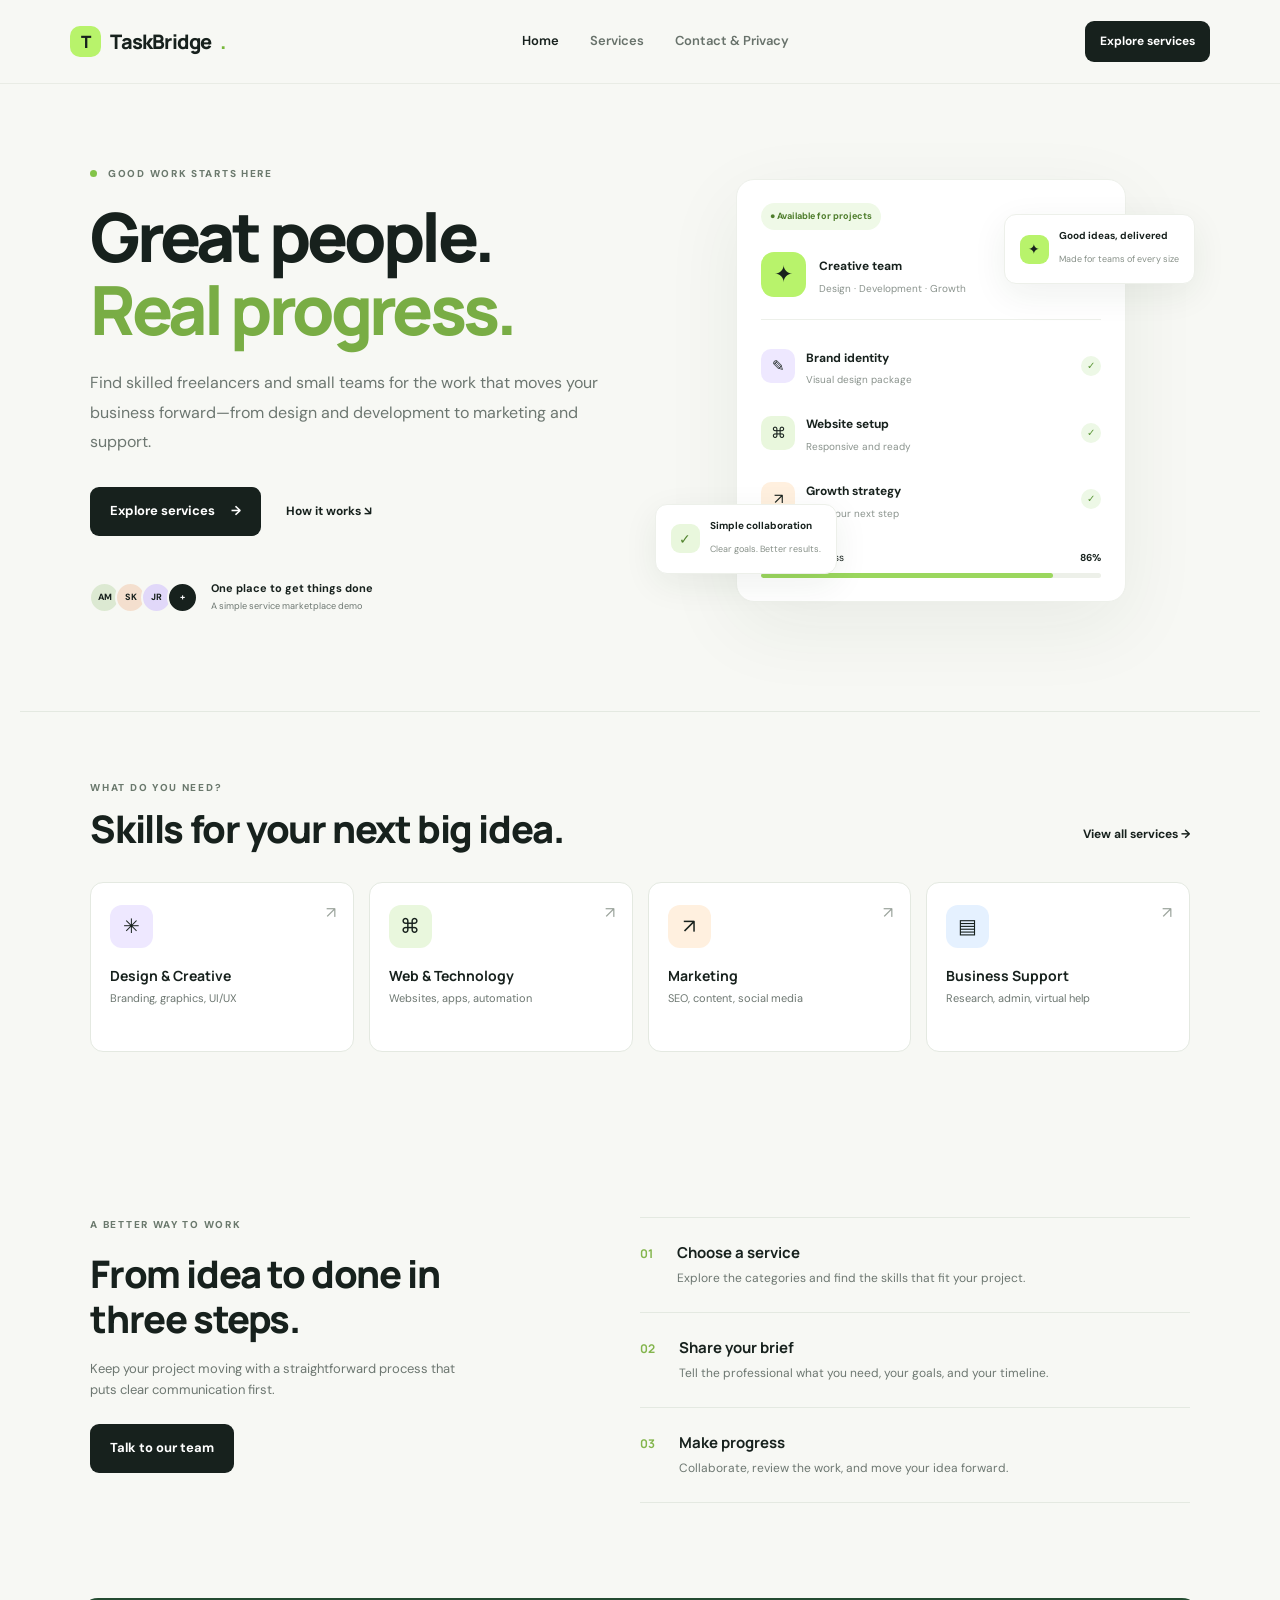
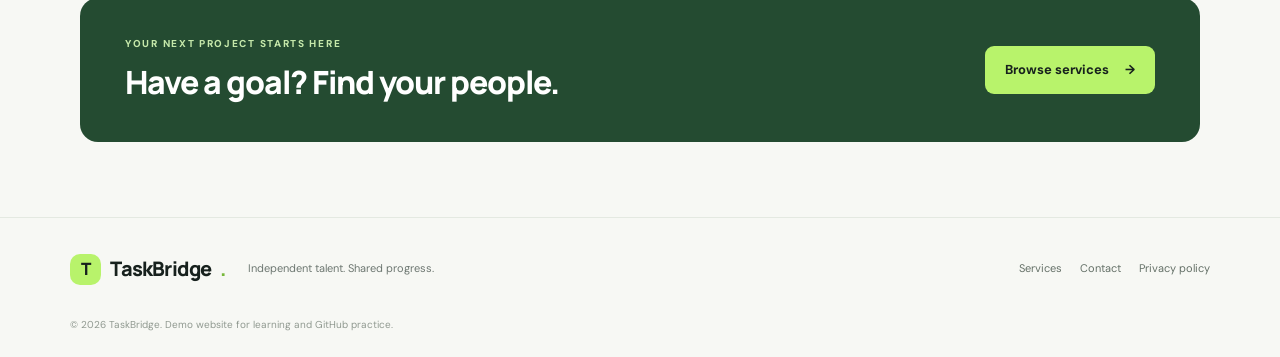
<file: index.html>
<!DOCTYPE html>
<html lang="en">
<head>
  <meta charset="UTF-8">
  <meta name="viewport" content="width=device-width, initial-scale=1.0">
  <meta name="description" content="TaskBridge connects businesses with independent service professionals.">
  <title>TaskBridge | Find Your Next Expert</title>
  <link rel="stylesheet" href="style.css">
</head>
<body>
  <header class="site-header">
    <a class="logo" href="index.html"><span class="logo-mark">T</span> TaskBridge<span class="dot">.</span></a>
    <nav aria-label="Main navigation">
      <a class="active" href="index.html">Home</a>
      <a href="services.html">Services</a>
      <a href="contact.html">Contact & Privacy</a>
    </nav>
    <a class="button button-small" href="services.html">Explore services</a>
  </header>

  <main>
    <section class="hero">
      <div class="hero-copy">
        <p class="eyebrow"><span class="eyebrow-dot"></span> GOOD WORK STARTS HERE</p>
        <h1>Great people.<br><span>Real progress.</span></h1>
        <p class="hero-text">Find skilled freelancers and small teams for the work that moves your business forward—from design and development to marketing and support.</p>
        <div class="hero-actions">
          <a class="button" href="services.html">Explore services <span aria-hidden="true">→</span></a>
          <a class="text-link" href="#how-it-works">How it works <span aria-hidden="true">↘</span></a>
        </div>
        <div class="trust-row">
          <div class="avatar-stack" aria-hidden="true"><span>AM</span><span>SK</span><span>JR</span><span>+</span></div>
          <p><strong>One place to get things done</strong><br><small>A simple service marketplace demo</small></p>
        </div>
      </div>
      <div class="hero-art">
        <div class="art-orbit orbit-one"></div><div class="art-orbit orbit-two"></div>
        <div class="art-card art-main">
          <div class="art-top"><span class="status-pill">● Available for projects</span><span>•••</span></div>
          <div class="profile-row"><div class="profile-icon">✦</div><div><strong>Creative team</strong><p>Design · Development · Growth</p></div></div>
          <div class="art-divider"></div>
          <div class="mini-task"><span class="task-icon purple">✎</span><div><strong>Brand identity</strong><small>Visual design package</small></div><span class="task-check">✓</span></div>
          <div class="mini-task"><span class="task-icon green">⌘</span><div><strong>Website setup</strong><small>Responsive and ready</small></div><span class="task-check">✓</span></div>
          <div class="mini-task"><span class="task-icon orange">↗</span><div><strong>Growth strategy</strong><small>Plan your next step</small></div><span class="task-check">✓</span></div>
          <div class="progress-label"><span>Project readiness</span><strong>86%</strong></div><div class="progress-bar"><span></span></div>
        </div>
        <div class="floating-note note-top"><span class="note-icon">✦</span><div><strong>Good ideas, delivered</strong><small>Made for teams of every size</small></div></div>
        <div class="floating-note note-bottom"><span class="note-check">✓</span><div><strong>Simple collaboration</strong><small>Clear goals. Better results.</small></div></div>
      </div>
    </section>

    <section class="section categories">
      <div class="section-heading"><div><p class="eyebrow">WHAT DO YOU NEED?</p><h2>Skills for your next big idea.</h2></div><a class="text-link" href="services.html">View all services →</a></div>
      <div class="category-grid">
        <a class="category-card" href="services.html"><span class="category-icon purple">✳</span><h3>Design & Creative</h3><p>Branding, graphics, UI/UX</p><span class="card-arrow">↗</span></a>
        <a class="category-card" href="services.html"><span class="category-icon green">⌘</span><h3>Web & Technology</h3><p>Websites, apps, automation</p><span class="card-arrow">↗</span></a>
        <a class="category-card" href="services.html"><span class="category-icon orange">↗</span><h3>Marketing</h3><p>SEO, content, social media</p><span class="card-arrow">↗</span></a>
        <a class="category-card" href="services.html"><span class="category-icon blue">▤</span><h3>Business Support</h3><p>Research, admin, virtual help</p><span class="card-arrow">↗</span></a>
      </div>
    </section>

    <section class="section how-section" id="how-it-works">
      <div class="how-intro"><p class="eyebrow">A BETTER WAY TO WORK</p><h2>From idea to done in three steps.</h2><p>Keep your project moving with a straightforward process that puts clear communication first.</p><a class="button" href="contact.html">Talk to our team</a></div>
      <div class="steps">
        <article class="step"><span class="step-number">01</span><div><h3>Choose a service</h3><p>Explore the categories and find the skills that fit your project.</p></div></article>
        <article class="step"><span class="step-number">02</span><div><h3>Share your brief</h3><p>Tell the professional what you need, your goals, and your timeline.</p></div></article>
        <article class="step"><span class="step-number">03</span><div><h3>Make progress</h3><p>Collaborate, review the work, and move your idea forward.</p></div></article>
      </div>
    </section>
    <section class="cta-band"><div><p class="eyebrow">YOUR NEXT PROJECT STARTS HERE</p><h2>Have a goal? Find your people.</h2></div><a class="button button-light" href="services.html">Browse services <span aria-hidden="true">→</span></a></section>
  </main>

  <footer class="site-footer"><a class="logo" href="index.html"><span class="logo-mark">T</span> TaskBridge<span class="dot">.</span></a><p>Independent talent. Shared progress.</p><div class="footer-links"><a href="services.html">Services</a><a href="contact.html">Contact</a><a href="contact.html#privacy">Privacy policy</a></div><small>© 2026 TaskBridge. Demo website for learning and GitHub practice.</small></footer>
</body>
</html>
</file>
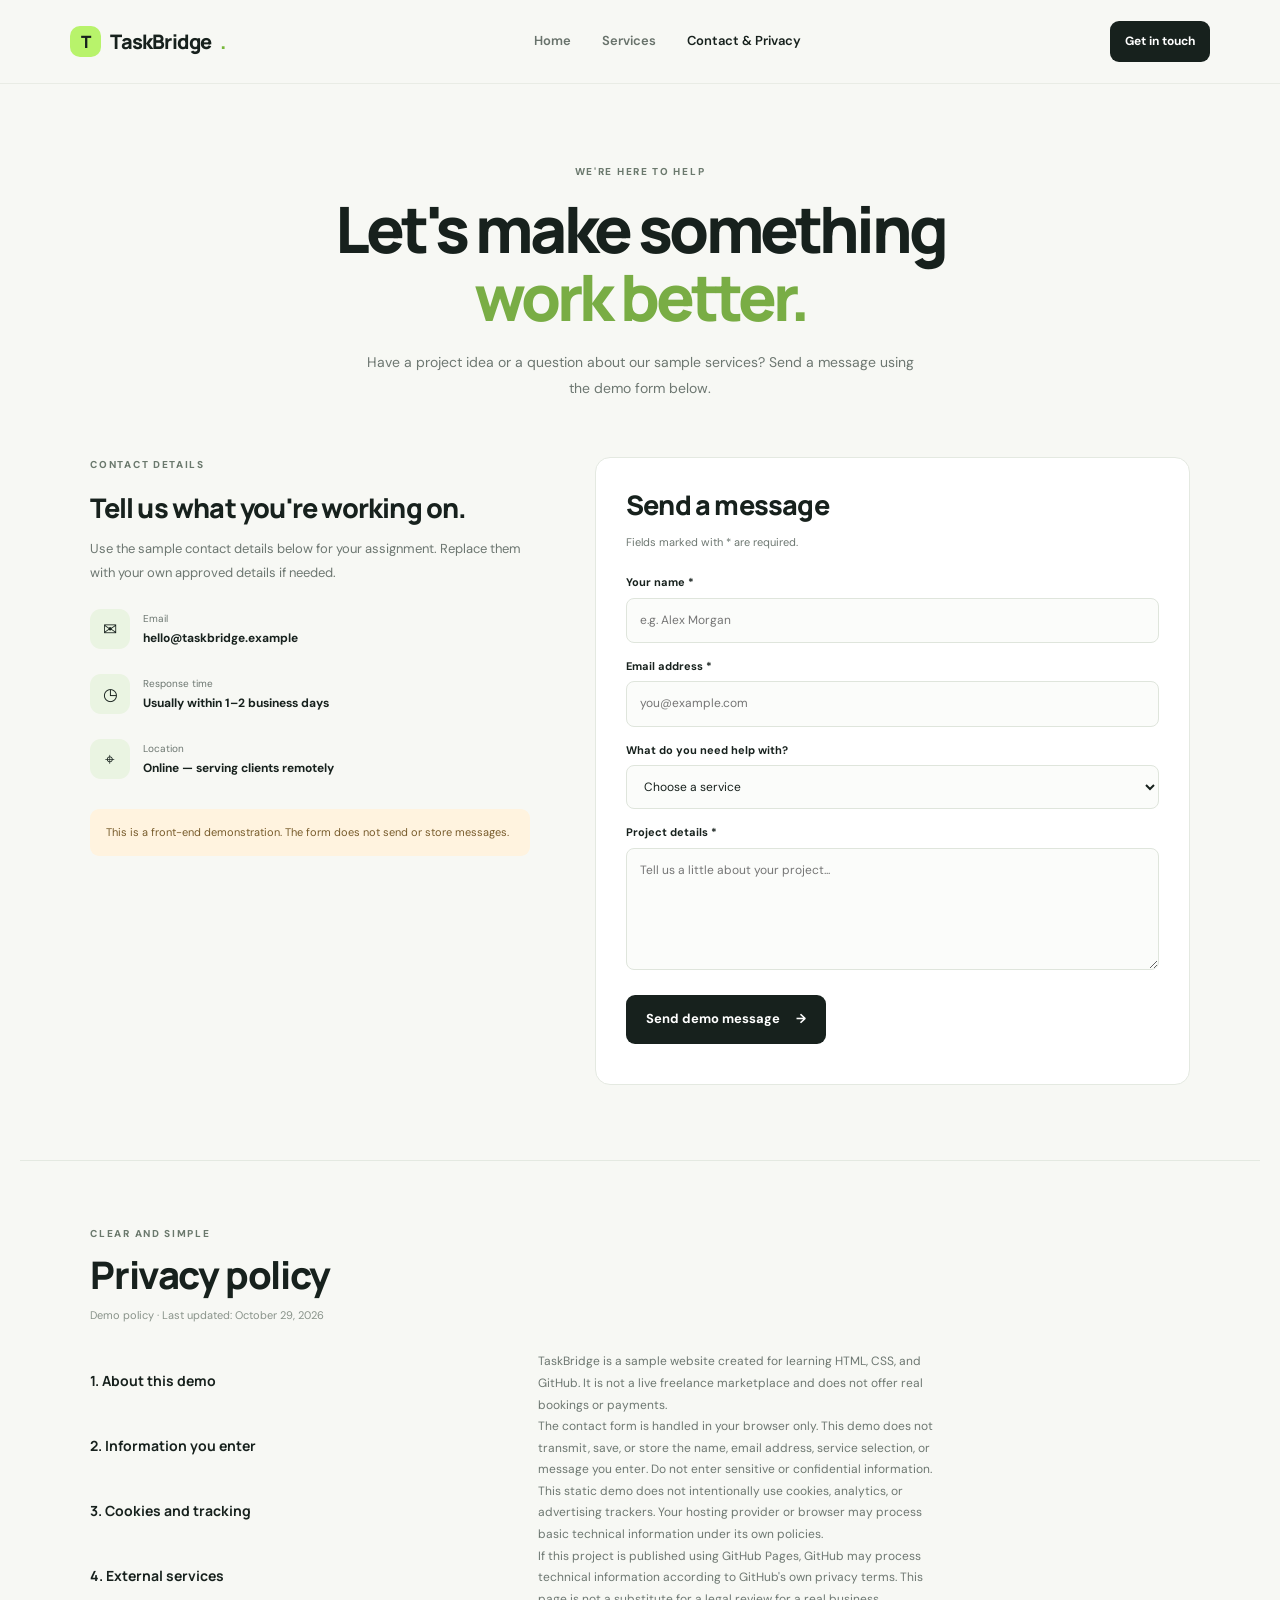
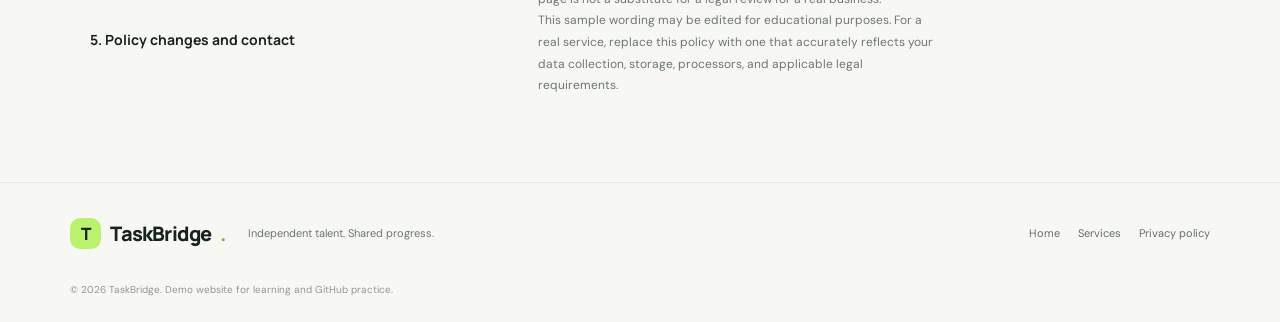
<file: contact.html>
<!DOCTYPE html>
<html lang="en">
<head>
  <meta charset="UTF-8">
  <meta name="viewport" content="width=device-width, initial-scale=1.0">
  <meta name="description" content="Contact TaskBridge and read the demo website privacy policy.">
  <title>Contact | TaskBridge</title>
  <link rel="stylesheet" href="style.css">
</head>
<body>
  <header class="site-header">
    <a class="logo" href="index.html"><span class="logo-mark">T</span> TaskBridge<span class="dot">.</span></a>
    <nav aria-label="Main navigation"><a href="index.html">Home</a><a href="services.html">Services</a><a class="active" href="contact.html">Contact & Privacy</a></nav>
    <a class="button button-small" href="#contact-form">Get in touch</a>
  </header>
  <main>
    <section class="page-hero compact-hero">
      <p class="eyebrow">WE'RE HERE TO HELP</p>
      <h1>Let's make something<br><span>work better.</span></h1>
      <p>Have a project idea or a question about our sample services? Send a message using the demo form below.</p>
    </section>
    <section class="section contact-layout">
      <div class="contact-info">
        <p class="eyebrow">CONTACT DETAILS</p><h2>Tell us what you're working on.</h2><p>Use the sample contact details below for your assignment. Replace them with your own approved details if needed.</p>
        <div class="contact-detail"><span class="detail-icon">✉</span><div><small>Email</small><strong>hello@taskbridge.example</strong></div></div>
        <div class="contact-detail"><span class="detail-icon">◷</span><div><small>Response time</small><strong>Usually within 1–2 business days</strong></div></div>
        <div class="contact-detail"><span class="detail-icon">⌖</span><div><small>Location</small><strong>Online — serving clients remotely</strong></div></div>
        <div class="demo-warning">This is a front-end demonstration. The form does not send or store messages.</div>
      </div>
      <form class="contact-form" id="contact-form">
        <h2>Send a message</h2><p class="form-subtitle">Fields marked with * are required.</p>
        <label for="name">Your name *</label><input id="name" name="name" type="text" placeholder="e.g. Alex Morgan" required>
        <label for="email">Email address *</label><input id="email" name="email" type="email" placeholder="you@example.com" required>
        <label for="service">What do you need help with?</label><select id="service" name="service"><option value="">Choose a service</option><option>Design & Creative</option><option>Web & Technology</option><option>Marketing & Content</option><option>Business Support</option><option>Online Store Support</option><option>Other</option></select>
        <label for="message">Project details *</label><textarea id="message" name="message" rows="5" placeholder="Tell us a little about your project..." required></textarea>
        <button class="button" type="submit">Send demo message <span aria-hidden="true">→</span></button>
        <p class="form-feedback" id="form-feedback" role="status" aria-live="polite"></p>
      </form>
    </section>
    <section class="section privacy-section" id="privacy">
      <p class="eyebrow">CLEAR AND SIMPLE</p><h2>Privacy policy</h2><p class="privacy-updated">Demo policy · Last updated: October 29, 2026</p>
      <div class="privacy-content">
        <h3>1. About this demo</h3><p>TaskBridge is a sample website created for learning HTML, CSS, and GitHub. It is not a live freelance marketplace and does not offer real bookings or payments.</p>
        <h3>2. Information you enter</h3><p>The contact form is handled in your browser only. This demo does not transmit, save, or store the name, email address, service selection, or message you enter. Do not enter sensitive or confidential information.</p>
        <h3>3. Cookies and tracking</h3><p>This static demo does not intentionally use cookies, analytics, or advertising trackers. Your hosting provider or browser may process basic technical information under its own policies.</p>
        <h3>4. External services</h3><p>If this project is published using GitHub Pages, GitHub may process technical information according to GitHub's own privacy terms. This page is not a substitute for a legal review for a real business.</p>
        <h3>5. Policy changes and contact</h3><p>This sample wording may be edited for educational purposes. For a real service, replace this policy with one that accurately reflects your data collection, storage, processors, and applicable legal requirements.</p>
      </div>
    </section>
  </main>
  <footer class="site-footer"><a class="logo" href="index.html"><span class="logo-mark">T</span> TaskBridge<span class="dot">.</span></a><p>Independent talent. Shared progress.</p><div class="footer-links"><a href="index.html">Home</a><a href="services.html">Services</a><a href="#privacy">Privacy policy</a></div><small>© 2026 TaskBridge. Demo website for learning and GitHub practice.</small></footer>
  <script src="script.js"></script>
</body>
</html>
</file>
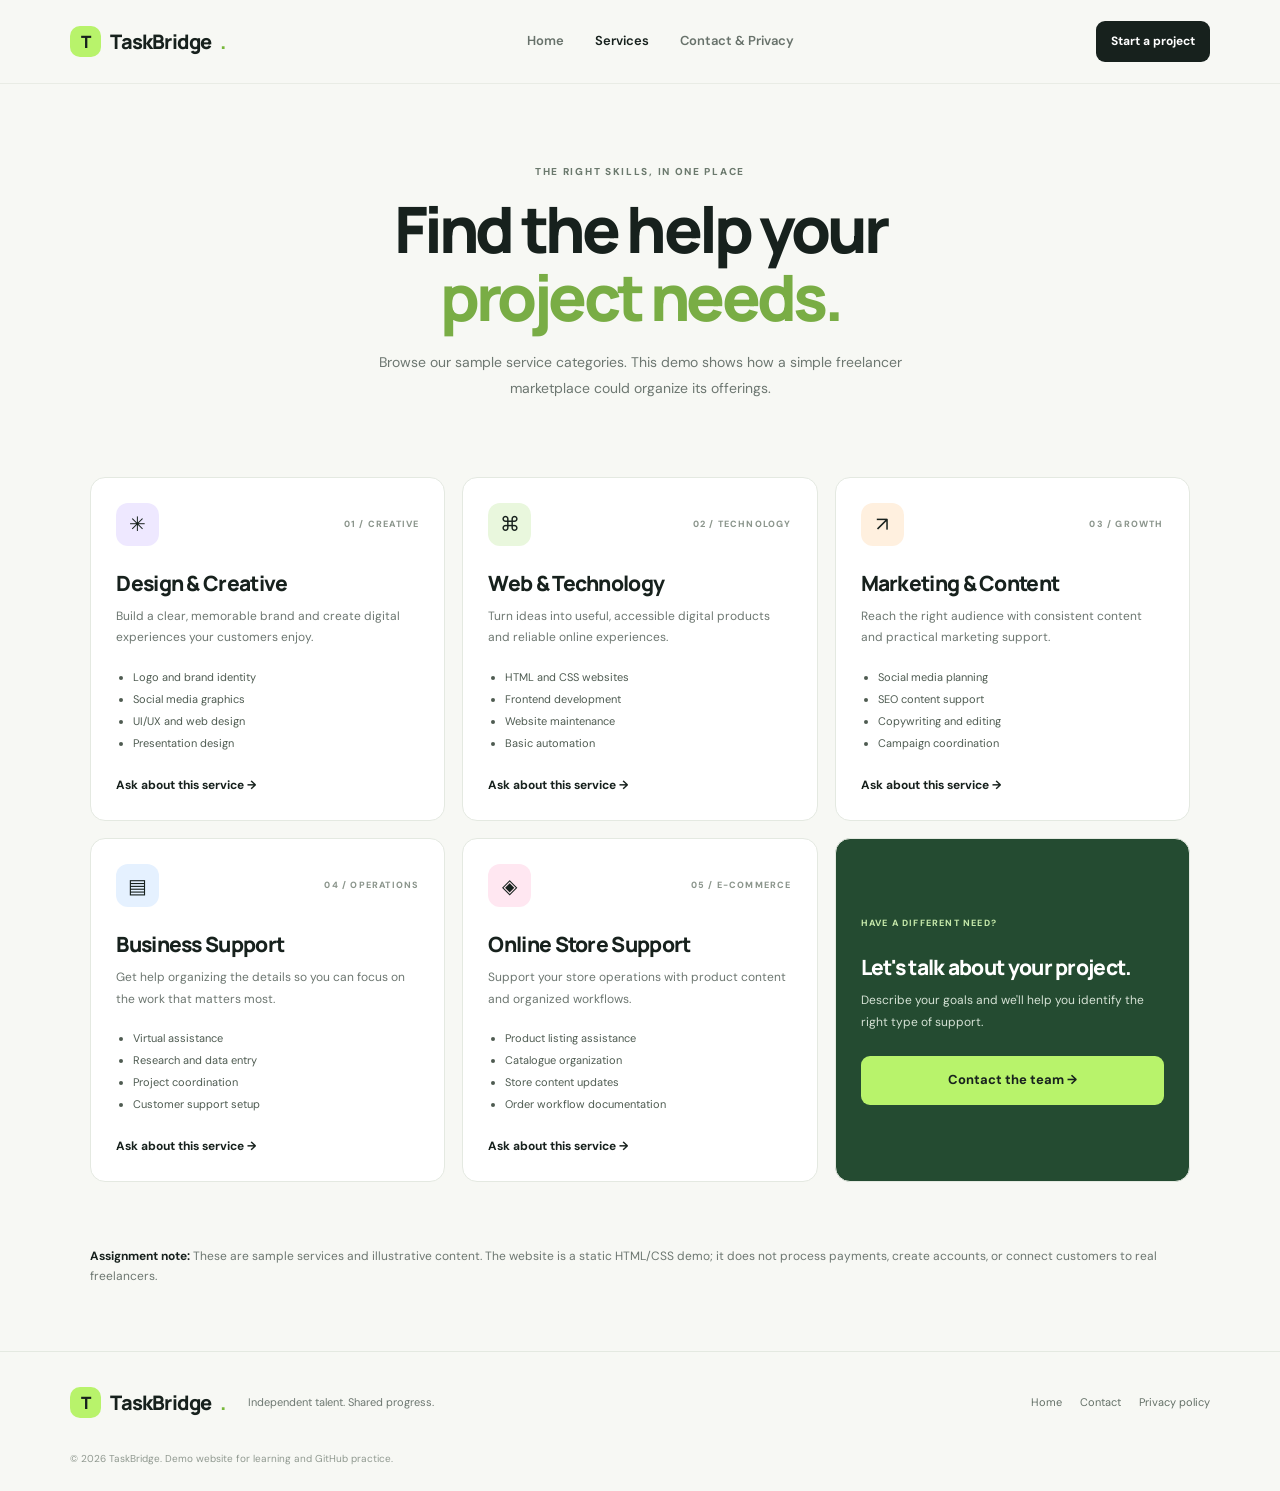
<file: services.html>
<!DOCTYPE html>
<html lang="en">
<head>
  <meta charset="UTF-8">
  <meta name="viewport" content="width=device-width, initial-scale=1.0">
  <meta name="description" content="Explore design, technology, marketing, and business support services on TaskBridge.">
  <title>Services | TaskBridge</title>
  <link rel="stylesheet" href="style.css">
</head>
<body>
  <header class="site-header">
    <a class="logo" href="index.html"><span class="logo-mark">T</span> TaskBridge<span class="dot">.</span></a>
    <nav aria-label="Main navigation"><a href="index.html">Home</a><a class="active" href="services.html">Services</a><a href="contact.html">Contact & Privacy</a></nav>
    <a class="button button-small" href="contact.html">Start a project</a>
  </header>
  <main>
    <section class="page-hero">
      <p class="eyebrow">THE RIGHT SKILLS, IN ONE PLACE</p>
      <h1>Find the help your<br><span>project needs.</span></h1>
      <p>Browse our sample service categories. This demo shows how a simple freelancer marketplace could organize its offerings.</p>
    </section>
    <section class="section service-list">
      <article class="service-card"><div class="service-top"><span class="category-icon purple">✳</span><span class="service-number">01 / CREATIVE</span></div><h2>Design & Creative</h2><p>Build a clear, memorable brand and create digital experiences your customers enjoy.</p><ul><li>Logo and brand identity</li><li>Social media graphics</li><li>UI/UX and web design</li><li>Presentation design</li></ul><a class="text-link" href="contact.html">Ask about this service →</a></article>
      <article class="service-card"><div class="service-top"><span class="category-icon green">⌘</span><span class="service-number">02 / TECHNOLOGY</span></div><h2>Web & Technology</h2><p>Turn ideas into useful, accessible digital products and reliable online experiences.</p><ul><li>HTML and CSS websites</li><li>Frontend development</li><li>Website maintenance</li><li>Basic automation</li></ul><a class="text-link" href="contact.html">Ask about this service →</a></article>
      <article class="service-card"><div class="service-top"><span class="category-icon orange">↗</span><span class="service-number">03 / GROWTH</span></div><h2>Marketing & Content</h2><p>Reach the right audience with consistent content and practical marketing support.</p><ul><li>Social media planning</li><li>SEO content support</li><li>Copywriting and editing</li><li>Campaign coordination</li></ul><a class="text-link" href="contact.html">Ask about this service →</a></article>
      <article class="service-card"><div class="service-top"><span class="category-icon blue">▤</span><span class="service-number">04 / OPERATIONS</span></div><h2>Business Support</h2><p>Get help organizing the details so you can focus on the work that matters most.</p><ul><li>Virtual assistance</li><li>Research and data entry</li><li>Project coordination</li><li>Customer support setup</li></ul><a class="text-link" href="contact.html">Ask about this service →</a></article>
      <article class="service-card"><div class="service-top"><span class="category-icon pink">◈</span><span class="service-number">05 / E-COMMERCE</span></div><h2>Online Store Support</h2><p>Support your store operations with product content and organized workflows.</p><ul><li>Product listing assistance</li><li>Catalogue organization</li><li>Store content updates</li><li>Order workflow documentation</li></ul><a class="text-link" href="contact.html">Ask about this service →</a></article>
      <article class="service-card service-card-dark"><span class="service-number">HAVE A DIFFERENT NEED?</span><h2>Let's talk about your project.</h2><p>Describe your goals and we'll help you identify the right type of support.</p><a class="button button-light" href="contact.html">Contact the team →</a></article>
    </section>
    <section class="section note-box"><strong>Assignment note:</strong> These are sample services and illustrative content. The website is a static HTML/CSS demo; it does not process payments, create accounts, or connect customers to real freelancers.</section>
  </main>
  <footer class="site-footer"><a class="logo" href="index.html"><span class="logo-mark">T</span> TaskBridge<span class="dot">.</span></a><p>Independent talent. Shared progress.</p><div class="footer-links"><a href="index.html">Home</a><a href="contact.html">Contact</a><a href="contact.html#privacy">Privacy policy</a></div><small>© 2026 TaskBridge. Demo website for learning and GitHub practice.</small></footer>
</body>
</html>
</file>
<file: style.css>
@import url('https://fonts.googleapis.com/css2?family=DM+Sans:wght@400;500;600;700&family=Manrope:wght@400;500;600;700;800&display=swap');
:root{--ink:#17211d;--muted:#6d7771;--paper:#f7f8f4;--white:#fff;--green:#b8f36b;--green-dark:#244b31;--line:#e4e9e1;--purple:#eee8ff;--orange:#fff0df;--blue:#e5f1ff;--pink:#ffe7f1}
*{box-sizing:border-box}html{scroll-behavior:smooth}body{margin:0;background:var(--paper);color:var(--ink);font-family:'DM Sans',sans-serif;line-height:1.6}a{color:inherit;text-decoration:none}button,input,select,textarea{font:inherit}.site-header{height:84px;display:flex;align-items:center;justify-content:space-between;gap:28px;padding:0 max(5.5%,calc((100% - 1240px)/2));background:rgba(247,248,244,.94);border-bottom:1px solid rgba(228,233,225,.75);position:sticky;top:0;z-index:5;backdrop-filter:blur(12px)}.logo{display:inline-flex;align-items:center;gap:9px;font-family:Manrope,sans-serif;font-size:20px;font-weight:800;letter-spacing:-.8px;white-space:nowrap}.logo-mark{width:31px;height:31px;border-radius:10px;background:var(--green);display:inline-grid;place-items:center;font-size:17px;color:var(--ink)}.dot{color:#77b83a}.site-header nav{display:flex;gap:31px;color:#68726b;font-size:13px;font-weight:600}.site-header nav a{padding:8px 0}.site-header nav a:hover,.site-header nav a.active{color:var(--ink)}.button{display:inline-flex;align-items:center;justify-content:center;gap:16px;background:var(--ink);color:white;border:0;border-radius:9px;padding:14px 20px;font-size:13px;font-weight:700;cursor:pointer;transition:transform .2s,background .2s}.button:hover{transform:translateY(-2px);background:#2b3a32}.button-small{padding:11px 15px;font-size:12px}.button-light{background:var(--green);color:var(--ink)}.button-light:hover{background:#c9ff89;color:var(--ink)}.hero{max-width:1240px;margin:auto;padding:82px 5.5% 96px;display:grid;grid-template-columns:1fr 1fr;align-items:center;gap:65px;min-height:570px}.eyebrow{font-size:10px;letter-spacing:1.7px;font-weight:800;color:#6b796d;margin:0 0 18px}.eyebrow-dot{display:inline-block;width:7px;height:7px;background:#83c448;border-radius:50%;margin-right:7px}.hero h1,.page-hero h1{font:800 clamp(48px,5.3vw,72px)/1.07 Manrope,sans-serif;letter-spacing:-3.8px;margin:0 0 23px}.hero h1 span,.page-hero h1 span{color:#79ad45}.hero-text,.page-hero>p:last-child{font-size:16px;line-height:1.85;color:var(--muted);max-width:510px}.hero-actions{display:flex;align-items:center;gap:25px;margin-top:30px}.text-link{font-size:12px;font-weight:700}.text-link:hover{color:#639834}.trust-row{display:flex;align-items:center;gap:13px;margin-top:44px}.avatar-stack{display:flex;padding-left:4px}.avatar-stack span{width:31px;height:31px;border:2px solid var(--paper);border-radius:50%;display:grid;place-items:center;margin-left:-5px;background:#dce9d2;font-size:9px;font-weight:800}.avatar-stack span:nth-child(2){background:#f4dfce}.avatar-stack span:nth-child(3){background:#e1d8f9}.avatar-stack span:nth-child(4){background:var(--ink);color:white}.trust-row p{font-size:11px;line-height:1.6;margin:0}.trust-row small{color:var(--muted)}.hero-art{min-height:400px;position:relative;display:grid;place-items:center}.art-orbit{position:absolute;border:1px solid #dce5d5;border-radius:50%;width:380px;height:380px}.orbit-two{width:300px;height:300px;border-style:dashed}.art-card{position:relative;background:white;border:1px solid #edf0ea;border-radius:18px;box-shadow:0 24px 80px #1c382011}.art-main{width:min(100%,390px);padding:23px 24px;z-index:1}.art-top{display:flex;align-items:center;justify-content:space-between;color:#7a847d;font-size:14px}.status-pill{background:#eff9e7;color:#4e7d2c;padding:6px 9px;border-radius:20px;font-size:9px;font-weight:700}.profile-row{display:flex;gap:13px;align-items:center;margin:22px 0}.profile-icon{width:45px;height:45px;background:var(--green);border-radius:13px;display:grid;place-items:center;font-size:23px}.profile-row strong,.mini-task strong{font-size:12px}.profile-row p,.mini-task small{display:block;color:#8a938d;font-size:10px;margin:3px 0 0}.art-divider{height:1px;background:#edf0ea;margin-bottom:13px}.mini-task{display:flex;align-items:center;gap:11px;padding:11px 0}.task-icon{width:34px;height:34px;border-radius:10px;display:grid;place-items:center;font-size:15px}.purple{background:var(--purple)}.green{background:#e9f7dd}.orange{background:var(--orange)}.blue{background:var(--blue)}.pink{background:var(--pink)}.task-check{margin-left:auto;width:20px;height:20px;border-radius:50%;background:#edf8e6;color:#5c9638;display:grid;place-items:center;font-size:10px}.progress-label{display:flex;justify-content:space-between;font-size:10px;margin:17px 0 7px}.progress-bar{height:5px;border-radius:8px;background:#edf0e9;overflow:hidden}.progress-bar span{display:block;width:86%;height:100%;background:#9bd75e;border-radius:8px}.floating-note{position:absolute;z-index:2;display:flex;align-items:center;gap:10px;padding:13px 15px;background:white;border:1px solid #edf0ea;border-radius:12px;box-shadow:0 10px 35px #1c382012}.floating-note strong{font-size:10px;display:block}.floating-note small{font-size:9px;color:#879088}.note-top{top:35px;right:-5px}.note-bottom{bottom:28px;left:-18px}.note-icon,.note-check{width:29px;height:29px;display:grid;place-items:center;border-radius:9px;background:var(--green);font-size:14px}.note-check{background:#e9f7dd;color:#51832d}.section{max-width:1240px;margin:auto;padding:72px 5.5%}.categories{border-top:1px solid var(--line);padding-top:68px;padding-bottom:85px}.section-heading{display:flex;align-items:end;justify-content:space-between;gap:20px;margin-bottom:30px}.section-heading h2,.how-intro h2,.privacy-section h2{font:800 clamp(28px,3vw,38px)/1.2 Manrope,sans-serif;letter-spacing:-1.4px;margin:0}.section-heading .eyebrow{margin-bottom:10px}.section-heading>.text-link{margin-bottom:7px}.category-grid{display:grid;grid-template-columns:repeat(4,1fr);gap:15px}.category-card{position:relative;background:white;border:1px solid var(--line);border-radius:13px;padding:22px 19px;min-height:170px;transition:transform .2s,border-color .2s}.category-card:hover{transform:translateY(-4px);border-color:#bdd89f}.category-icon{width:43px;height:43px;border-radius:12px;display:grid;place-items:center;font-size:20px}.category-card h3{font:700 14px Manrope,sans-serif;margin:18px 0 5px}.category-card p{font-size:11px;color:var(--muted);margin:0}.card-arrow{position:absolute;right:17px;top:17px;color:#9ba49c}.how-section{display:grid;grid-template-columns:.9fr 1.1fr;gap:100px;padding-top:80px;padding-bottom:95px}.how-intro h2{max-width:390px;margin-bottom:17px}.how-intro>p:not(.eyebrow){font-size:13px;color:var(--muted);max-width:370px;margin-bottom:24px}.steps{border-top:1px solid var(--line)}.step{display:flex;gap:24px;padding:24px 0;border-bottom:1px solid var(--line)}.step-number{font:700 12px Manrope,sans-serif;color:#83b54c;padding-top:3px}.step h3{font:700 15px Manrope,sans-serif;margin:0 0 6px}.step p{font-size:12px;color:var(--muted);margin:0}.cta-band{margin:0 auto 75px;max-width:1120px;background:var(--green-dark);color:white;border-radius:18px;padding:38px 45px;display:flex;align-items:center;justify-content:space-between;gap:20px}.cta-band .eyebrow{color:#c5e8aa;margin-bottom:8px}.cta-band h2{font:800 clamp(22px,3vw,32px) Manrope,sans-serif;letter-spacing:-1px;margin:0}.site-footer{border-top:1px solid var(--line);padding:35px 5.5% 24px;display:flex;align-items:center;gap:22px;flex-wrap:wrap}.site-footer>p{font-size:11px;color:var(--muted);margin:0}.footer-links{display:flex;gap:18px;margin-left:auto}.footer-links a{font-size:11px;color:#647067}.site-footer>small{width:100%;font-size:10px;color:#909990;margin-top:10px}.page-hero{text-align:center;padding:80px 5.5% 55px}.page-hero .eyebrow{margin-bottom:15px}.page-hero h1{font-size:clamp(44px,5vw,64px);margin-bottom:18px}.page-hero>p:last-child{margin:0 auto;max-width:570px;font-size:14px}.service-list{padding-top:20px;padding-bottom:65px;display:grid;grid-template-columns:repeat(3,1fr);gap:17px}.service-card{background:white;border:1px solid var(--line);border-radius:15px;padding:25px;min-height:340px;display:flex;flex-direction:column}.service-top{display:flex;align-items:center;justify-content:space-between}.service-number{font-size:9px;letter-spacing:1.2px;color:#8b958c;font-weight:800}.service-card h2{font:800 21px Manrope,sans-serif;letter-spacing:-.7px;margin:23px 0 9px}.service-card>p{font-size:12px;color:var(--muted);margin:0;line-height:1.8}.service-card ul{padding-left:17px;margin:17px 0 22px;color:#4e5b51;font-size:11px;line-height:2}.service-card .text-link{margin-top:auto}.service-card-dark{background:var(--green-dark);color:white;justify-content:center}.service-card-dark .service-number{color:#c5e8aa}.service-card-dark>p{color:#d5e2d5;margin-bottom:23px}.note-box{padding-top:0;padding-bottom:65px;font-size:12px;color:var(--muted)}.note-box strong{color:var(--ink)}.contact-layout{display:grid;grid-template-columns:.85fr 1.15fr;gap:65px;padding-top:15px;padding-bottom:75px}.contact-info h2,.contact-form h2{font:800 27px/1.25 Manrope,sans-serif;letter-spacing:-.8px;margin:0 0 13px}.contact-info>p:not(.eyebrow){font-size:13px;color:var(--muted);line-height:1.8}.contact-detail{display:flex;align-items:center;gap:13px;margin-top:25px}.detail-icon{width:40px;height:40px;display:grid;place-items:center;border-radius:11px;background:#eaf4e2;font-size:17px}.contact-detail small,.contact-detail strong{display:block}.contact-detail small{font-size:10px;color:var(--muted);margin-bottom:2px}.contact-detail strong{font-size:12px}.demo-warning{margin-top:30px;padding:14px 16px;border-radius:9px;background:#fff3df;color:#785c2c;font-size:11px;line-height:1.7}.contact-form{padding:30px;background:white;border:1px solid var(--line);border-radius:15px}.form-subtitle{font-size:11px;color:var(--muted);margin:0 0 22px}.contact-form label{display:block;font-size:11px;font-weight:700;margin:15px 0 6px}.contact-form input,.contact-form select,.contact-form textarea{width:100%;border:1px solid #dfe5dc;background:#fbfcfa;border-radius:8px;padding:12px 13px;font-size:12px;color:var(--ink);outline:none}.contact-form input:focus,.contact-form select:focus,.contact-form textarea:focus{border-color:#8cbf5d;box-shadow:0 0 0 3px #b8f36b30}.contact-form textarea{resize:vertical}.contact-form button{margin-top:18px}.form-feedback{font-size:11px;color:#4e7d2c;margin:10px 0 0}.privacy-section{border-top:1px solid var(--line);padding-top:65px;padding-bottom:85px}.privacy-section .eyebrow{margin-bottom:10px}.privacy-updated{font-size:11px;color:#89938a;margin:9px 0 27px}.privacy-content{max-width:850px;display:grid;grid-template-columns:1fr 1fr;column-gap:45px}.privacy-content h3{font:700 14px Manrope,sans-serif;margin:20px 0 5px}.privacy-content p{font-size:12px;color:var(--muted);line-height:1.8;margin:0}.compact-hero{padding-bottom:40px}
@media(max-width:900px){.site-header{padding:0 4%;gap:15px}.site-header nav{gap:15px}.hero{gap:30px;padding-top:60px}.floating-note.note-top{right:-5px}.category-grid{grid-template-columns:repeat(2,1fr)}.how-section{gap:45px}.service-list{grid-template-columns:repeat(2,1fr)}.contact-layout{gap:30px}.cta-band{margin-left:4%;margin-right:4%}}
@media(max-width:640px){.site-header{height:auto;min-height:75px;padding:14px 5%;flex-wrap:wrap}.logo{font-size:18px}.site-header nav{order:3;width:100%;justify-content:space-between;gap:10px;font-size:11px}.site-header>.button{margin-left:auto}.hero{grid-template-columns:1fr;padding:55px 6% 65px;gap:25px}.hero h1,.page-hero h1{letter-spacing:-2.5px}.hero-art{min-height:360px;margin:0 8px}.art-orbit{width:300px;height:300px}.orbit-two{width:240px;height:240px}.art-main{padding:18px;width:100%}.note-top{top:0;right:-12px!important}.note-bottom{bottom:0;left:-10px!important}.floating-note{padding:9px 10px}.floating-note strong{font-size:9px}.floating-note small{font-size:8px}.section{padding:55px 6%}.section-heading{align-items:start;flex-direction:column}.category-grid{gap:10px}.category-card{padding:17px 14px;min-height:160px}.category-card h3{font-size:12px}.category-card p{font-size:10px}.how-section{grid-template-columns:1fr;gap:35px}.cta-band{margin:0 5% 55px;padding:28px 24px;align-items:flex-start;flex-direction:column}.site-footer{padding:30px 6%;gap:15px}.site-footer>p{width:100%;order:2}.footer-links{margin-left:0;flex-wrap:wrap;order:3}.site-footer>small{order:4}.page-hero{padding:58px 6% 35px}.service-list{grid-template-columns:1fr;padding-top:10px}.service-card{min-height:300px}.contact-layout{grid-template-columns:1fr;gap:35px;padding-top:10px}.contact-form{padding:22px}.privacy-content{grid-template-columns:1fr}.privacy-section{padding-top:50px}.privacy-content h3{margin-top:22px}}
</file>
